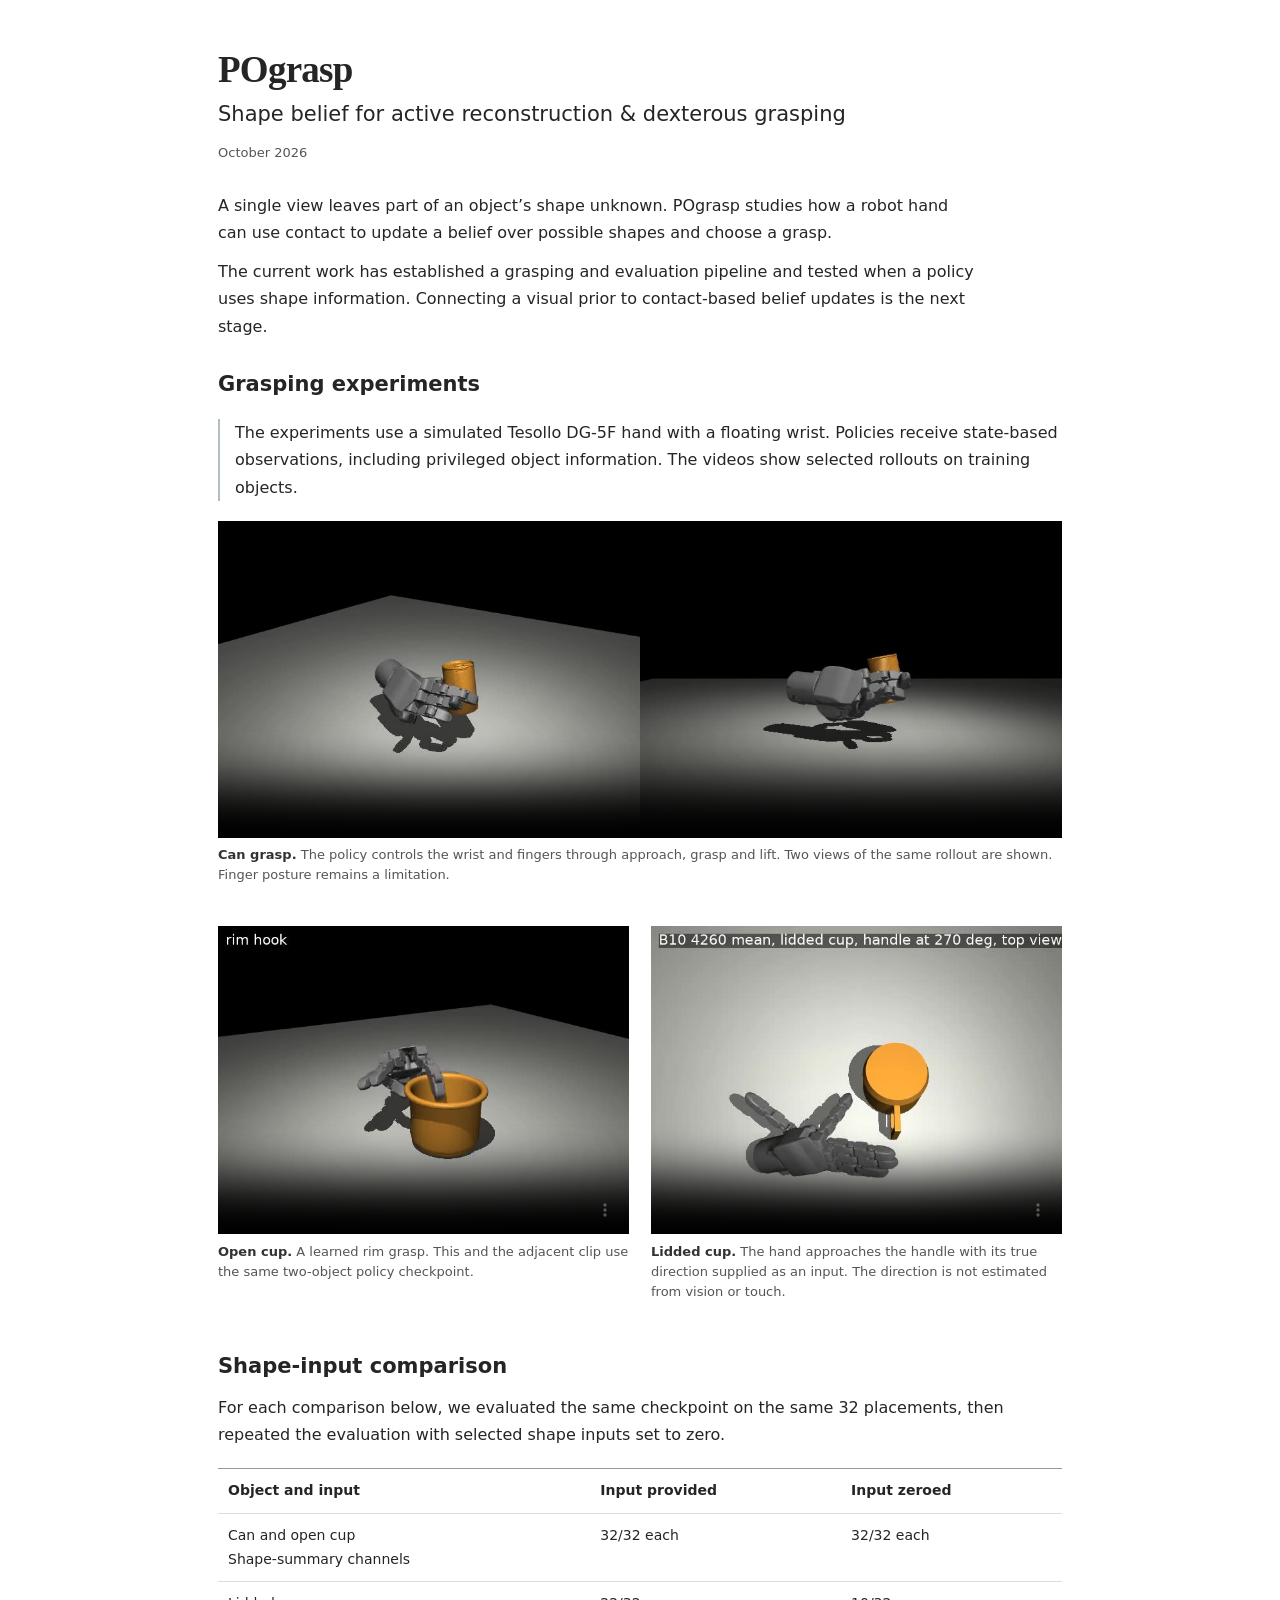
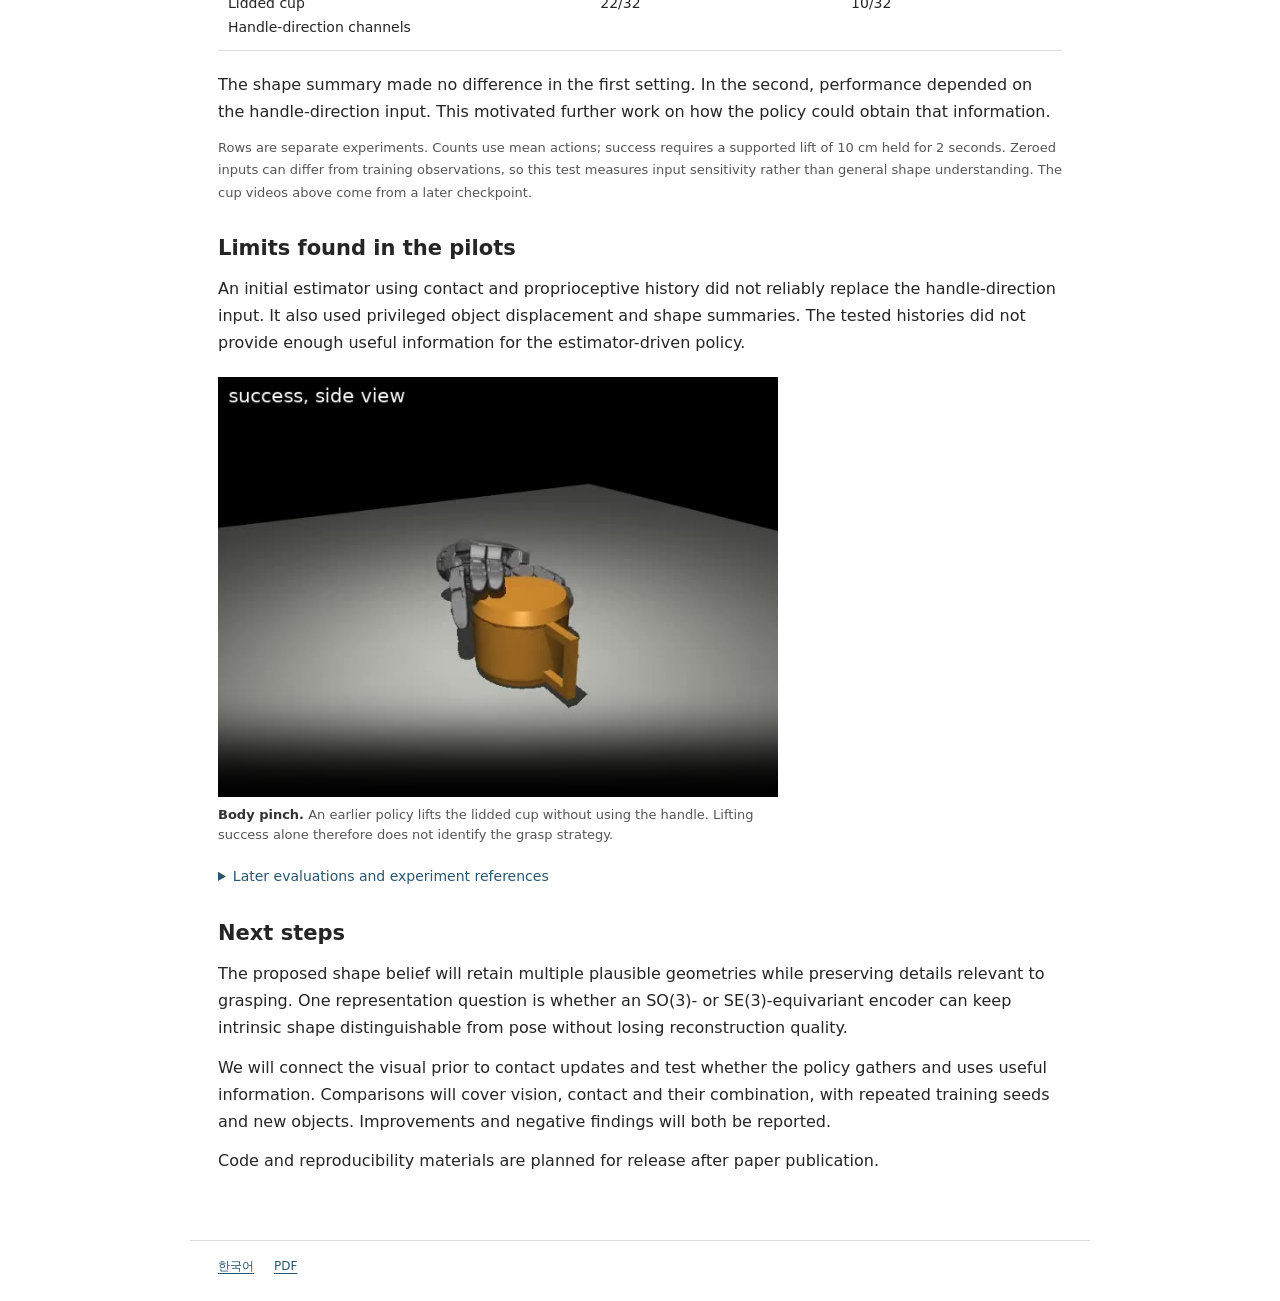
<file: index.html>
<!doctype html><html lang="en"><head><meta charset="utf-8"><meta name="viewport" content="width=device-width,initial-scale=1"><title>POgrasp: Shape belief for active reconstruction &amp; dexterous grasping</title><meta name="description" content="POgrasp research overview and preliminary simulation results."><link rel="stylesheet" href="style.css"></head><body><main><h1>POgrasp</h1><p class="subtitle">Shape belief for active reconstruction &amp; dexterous grasping</p><p class="meta">October 2026</p><div class="intro"><p>A single view leaves part of an object’s shape unknown. POgrasp studies how a robot hand can use contact to update a belief over possible shapes and choose a grasp.</p><p>The current work has established a grasping and evaluation pipeline and tested when a policy uses shape information. Connecting a visual prior to contact-based belief updates is the next stage.</p></div><h2>Grasping experiments</h2><p class="scope">The experiments use a simulated Tesollo DG-5F hand with a floating wrist. Policies receive state-based observations, including privileged object information. The videos show selected rollouts on training objects.</p><figure><video class=wide controls muted playsinline preload="metadata" poster="assets/can.jpg" aria-label="Can grasp"><source src="assets/can.mp4" type="video/mp4"></video><figcaption><strong>Can grasp.</strong> The policy controls the wrist and fingers through approach, grasp and lift. Two views of the same rollout are shown. Finger posture remains a limitation.</figcaption></figure><div class="grid"><figure><video  controls muted playsinline preload="metadata" poster="assets/open_cup.jpg" aria-label="Open cup"><source src="assets/open_cup.mp4" type="video/mp4"></video><figcaption><strong>Open cup.</strong> A learned rim grasp. This and the adjacent clip use the same two-object policy checkpoint.</figcaption></figure><figure><video  controls muted playsinline preload="metadata" poster="assets/handle_cup.jpg" aria-label="Lidded cup"><source src="assets/handle_cup.mp4" type="video/mp4"></video><figcaption><strong>Lidded cup.</strong> The hand approaches the handle with its true direction supplied as an input. The direction is not estimated from vision or touch.</figcaption></figure></div><h2>Shape-input comparison</h2><p>For each comparison below, we evaluated the same checkpoint on the same 32 placements, then repeated the evaluation with selected shape inputs set to zero.</p><div class="table-wrap"><table><tr><th>Object and input</th><th>Input provided</th><th>Input zeroed</th></tr><tr><td>Can and open cup<br>Shape-summary channels</td><td class="number">32/32 each</td><td class="number">32/32 each</td></tr><tr><td>Lidded cup<br>Handle-direction channels</td><td class="number">22/32</td><td class="number">10/32</td></tr></table></div><p>The shape summary made no difference in the first setting. In the second, performance depended on the handle-direction input. This motivated further work on how the policy could obtain that information.</p><p class="note">Rows are separate experiments. Counts use mean actions; success requires a supported lift of 10 cm held for 2 seconds. Zeroed inputs can differ from training observations, so this test measures input sensitivity rather than general shape understanding. The cup videos above come from a later checkpoint.</p><h2>Limits found in the pilots</h2><p>An initial estimator using contact and proprioceptive history did not reliably replace the handle-direction input. It also used privileged object displacement and shape summaries. The tested histories did not provide enough useful information for the estimator-driven policy.</p><div class="compact"><figure><video  controls muted playsinline preload="metadata" poster="assets/body_pinch.jpg" aria-label="Body pinch"><source src="assets/body_pinch.mp4" type="video/mp4"></video><figcaption><strong>Body pinch.</strong> An earlier policy lifts the lidded cup without using the handle. Lifting success alone therefore does not identify the grasp strategy.</figcaption></figure></div><details><summary>Later evaluations and experiment references</summary><p>A later two-object policy’s final checkpoint achieved 30/32 on the open cup and 25/32 on the lidded cup. Zeroing handle direction reduced the latter to 9/32.</p><p>The history-estimator experiments produced 2–7/32 lidded-cup successes across recorded reviews. At the last reviewed checkpoint, estimator input gave 5/32 and true-direction input gave 11/32. The policy had also changed during adaptation, so these counts cannot be directly compared with the earlier 25/32.</p><p>The results cover small trained object sets. Evaluation on unseen shapes and comparisons with published methods remain to be done. <a href="evidence.json">Experiment records and video hashes</a>.</p></details><h2>Next steps</h2><p>The proposed shape belief will retain multiple plausible geometries while preserving details relevant to grasping. One representation question is whether an SO(3)- or SE(3)-equivariant encoder can keep intrinsic shape distinguishable from pose without losing reconstruction quality.</p><p>We will connect the visual prior to contact updates and test whether the policy gathers and uses useful information. Comparisons will cover vision, contact and their combination, with repeated training seeds and new objects. Improvements and negative findings will both be reported.</p><p>Code and reproducibility materials are planned for release after paper publication.</p></main><footer><a href="ko.html" lang="ko">한국어</a><a href="research_brief.pdf">PDF</a></footer></body></html>
</file>
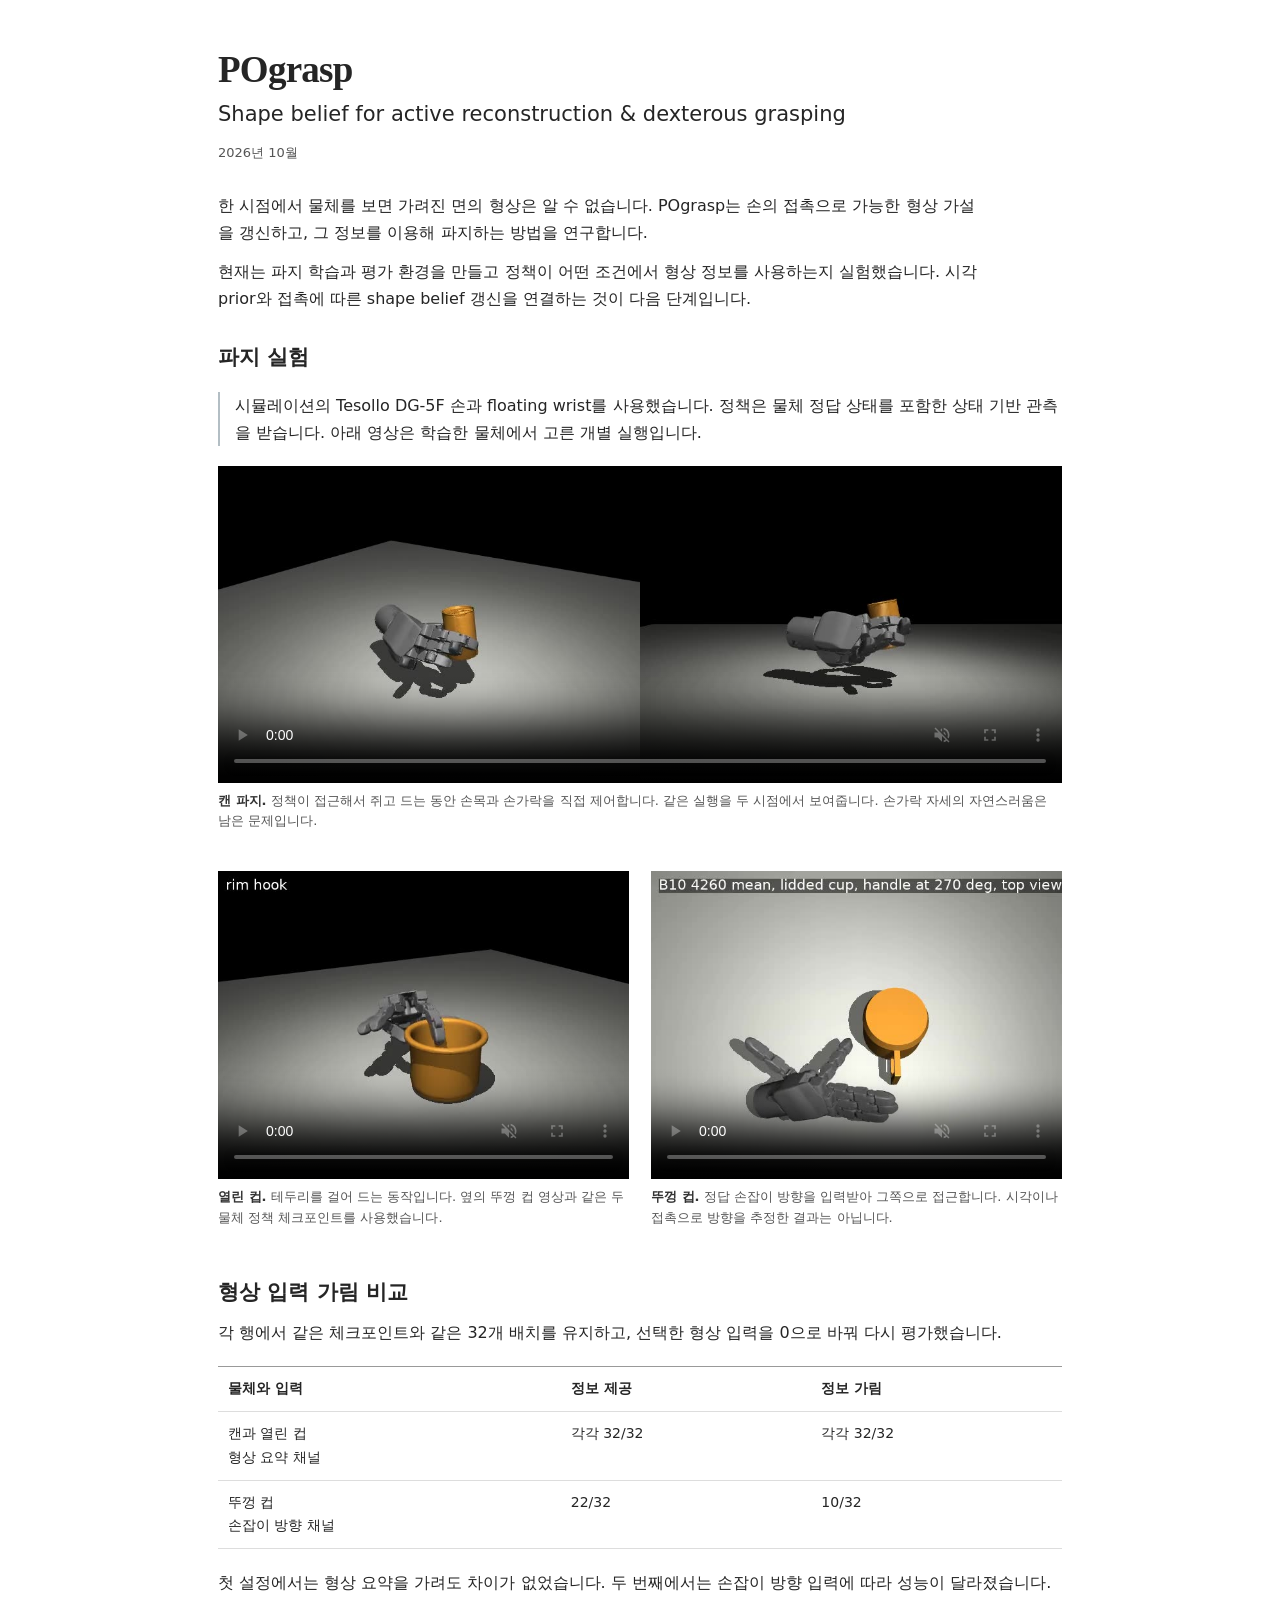
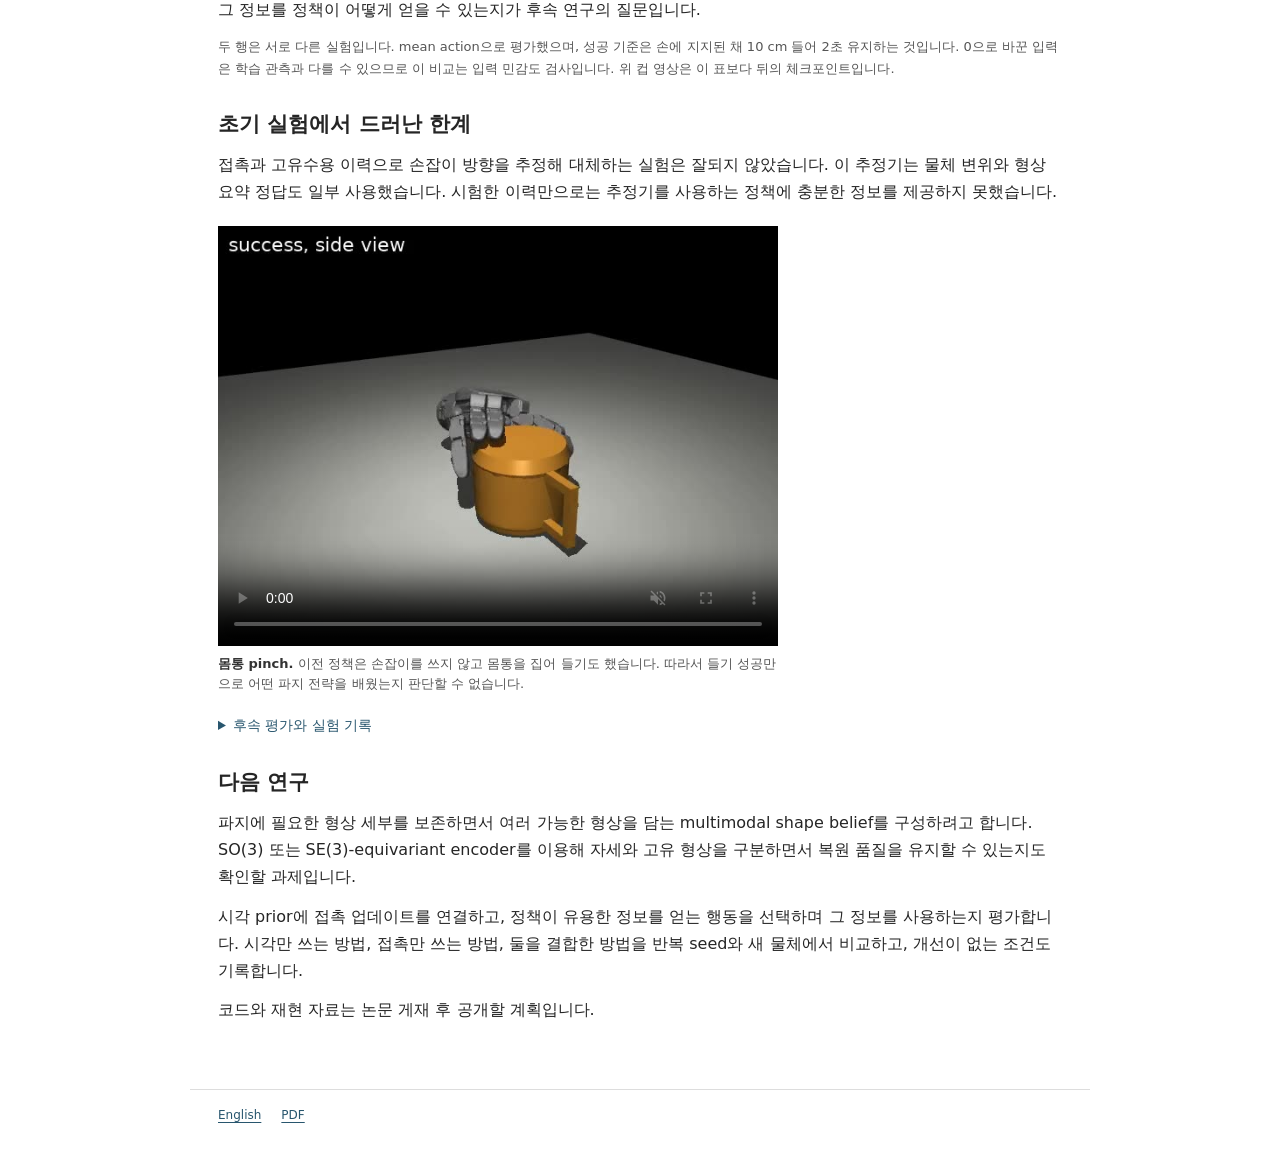
<file: ko.html>
<!doctype html><html lang="ko"><head><meta charset="utf-8"><meta name="viewport" content="width=device-width,initial-scale=1"><title>POgrasp: Shape belief for active reconstruction &amp; dexterous grasping</title><meta name="description" content="POgrasp research overview and preliminary simulation results."><link rel="stylesheet" href="style.css"></head><body><main><h1>POgrasp</h1><p class="subtitle">Shape belief for active reconstruction &amp; dexterous grasping</p><p class="meta">2026년 10월</p><div class="intro"><p>한 시점에서 물체를 보면 가려진 면의 형상은 알 수 없습니다. POgrasp는 손의 접촉으로 가능한 형상 가설을 갱신하고, 그 정보를 이용해 파지하는 방법을 연구합니다.</p><p>현재는 파지 학습과 평가 환경을 만들고 정책이 어떤 조건에서 형상 정보를 사용하는지 실험했습니다. 시각 prior와 접촉에 따른 shape belief 갱신을 연결하는 것이 다음 단계입니다.</p></div><h2>파지 실험</h2><p class="scope">시뮬레이션의 Tesollo DG-5F 손과 floating wrist를 사용했습니다. 정책은 물체 정답 상태를 포함한 상태 기반 관측을 받습니다. 아래 영상은 학습한 물체에서 고른 개별 실행입니다.</p><figure><video class=wide controls muted playsinline preload="metadata" poster="assets/can.jpg" aria-label="캔 파지"><source src="assets/can.mp4" type="video/mp4"></video><figcaption><strong>캔 파지.</strong> 정책이 접근해서 쥐고 드는 동안 손목과 손가락을 직접 제어합니다. 같은 실행을 두 시점에서 보여줍니다. 손가락 자세의 자연스러움은 남은 문제입니다.</figcaption></figure><div class="grid"><figure><video  controls muted playsinline preload="metadata" poster="assets/open_cup.jpg" aria-label="열린 컵"><source src="assets/open_cup.mp4" type="video/mp4"></video><figcaption><strong>열린 컵.</strong> 테두리를 걸어 드는 동작입니다. 옆의 뚜껑 컵 영상과 같은 두 물체 정책 체크포인트를 사용했습니다.</figcaption></figure><figure><video  controls muted playsinline preload="metadata" poster="assets/handle_cup.jpg" aria-label="뚜껑 컵"><source src="assets/handle_cup.mp4" type="video/mp4"></video><figcaption><strong>뚜껑 컵.</strong> 정답 손잡이 방향을 입력받아 그쪽으로 접근합니다. 시각이나 접촉으로 방향을 추정한 결과는 아닙니다.</figcaption></figure></div><h2>형상 입력 가림 비교</h2><p>각 행에서 같은 체크포인트와 같은 32개 배치를 유지하고, 선택한 형상 입력을 0으로 바꿔 다시 평가했습니다.</p><div class="table-wrap"><table><tr><th>물체와 입력</th><th>정보 제공</th><th>정보 가림</th></tr><tr><td>캔과 열린 컵<br>형상 요약 채널</td><td>각각 32/32</td><td>각각 32/32</td></tr><tr><td>뚜껑 컵<br>손잡이 방향 채널</td><td>22/32</td><td>10/32</td></tr></table></div><p>첫 설정에서는 형상 요약을 가려도 차이가 없었습니다. 두 번째에서는 손잡이 방향 입력에 따라 성능이 달라졌습니다. 그 정보를 정책이 어떻게 얻을 수 있는지가 후속 연구의 질문입니다.</p><p class="note">두 행은 서로 다른 실험입니다. mean action으로 평가했으며, 성공 기준은 손에 지지된 채 10 cm 들어 2초 유지하는 것입니다. 0으로 바꾼 입력은 학습 관측과 다를 수 있으므로 이 비교는 입력 민감도 검사입니다. 위 컵 영상은 이 표보다 뒤의 체크포인트입니다.</p><h2>초기 실험에서 드러난 한계</h2><p>접촉과 고유수용 이력으로 손잡이 방향을 추정해 대체하는 실험은 잘되지 않았습니다. 이 추정기는 물체 변위와 형상 요약 정답도 일부 사용했습니다. 시험한 이력만으로는 추정기를 사용하는 정책에 충분한 정보를 제공하지 못했습니다.</p><div class="compact"><figure><video  controls muted playsinline preload="metadata" poster="assets/body_pinch.jpg" aria-label="몸통 pinch"><source src="assets/body_pinch.mp4" type="video/mp4"></video><figcaption><strong>몸통 pinch.</strong> 이전 정책은 손잡이를 쓰지 않고 몸통을 집어 들기도 했습니다. 따라서 들기 성공만으로 어떤 파지 전략을 배웠는지 판단할 수 없습니다.</figcaption></figure></div><details><summary>후속 평가와 실험 기록</summary><p>후속 두 물체 정책의 최종 체크포인트는 열린 컵 30/32, 뚜껑 컵 25/32였고, 손잡이 방향을 가리면 뚜껑 컵은 9/32였습니다.</p><p>이력 추정기 실험의 뚜껑 컵 성공은 기록된 평가에서 2–7/32였습니다. 마지막 평가에서는 추정기 입력 5/32, 정답 방향 입력 11/32였습니다. 적응 중 정책도 변했으므로 앞선 25/32와 직접 비교할 수 없습니다.</p><p>작은 학습 물체 집합에 대한 실험입니다. 새로운 형상과 기존 논문 방법을 대상으로 한 비교는 아직 남아 있습니다. <a href="evidence.json">실험 참조와 영상 해시</a>.</p></details><h2>다음 연구</h2><p>파지에 필요한 형상 세부를 보존하면서 여러 가능한 형상을 담는 multimodal shape belief를 구성하려고 합니다. SO(3) 또는 SE(3)-equivariant encoder를 이용해 자세와 고유 형상을 구분하면서 복원 품질을 유지할 수 있는지도 확인할 과제입니다.</p><p>시각 prior에 접촉 업데이트를 연결하고, 정책이 유용한 정보를 얻는 행동을 선택하며 그 정보를 사용하는지 평가합니다. 시각만 쓰는 방법, 접촉만 쓰는 방법, 둘을 결합한 방법을 반복 seed와 새 물체에서 비교하고, 개선이 없는 조건도 기록합니다.</p><p>코드와 재현 자료는 논문 게재 후 공개할 계획입니다.</p></main><footer><a href="index.html">English</a><a href="research_brief.pdf">PDF</a></footer></body></html>
</file>
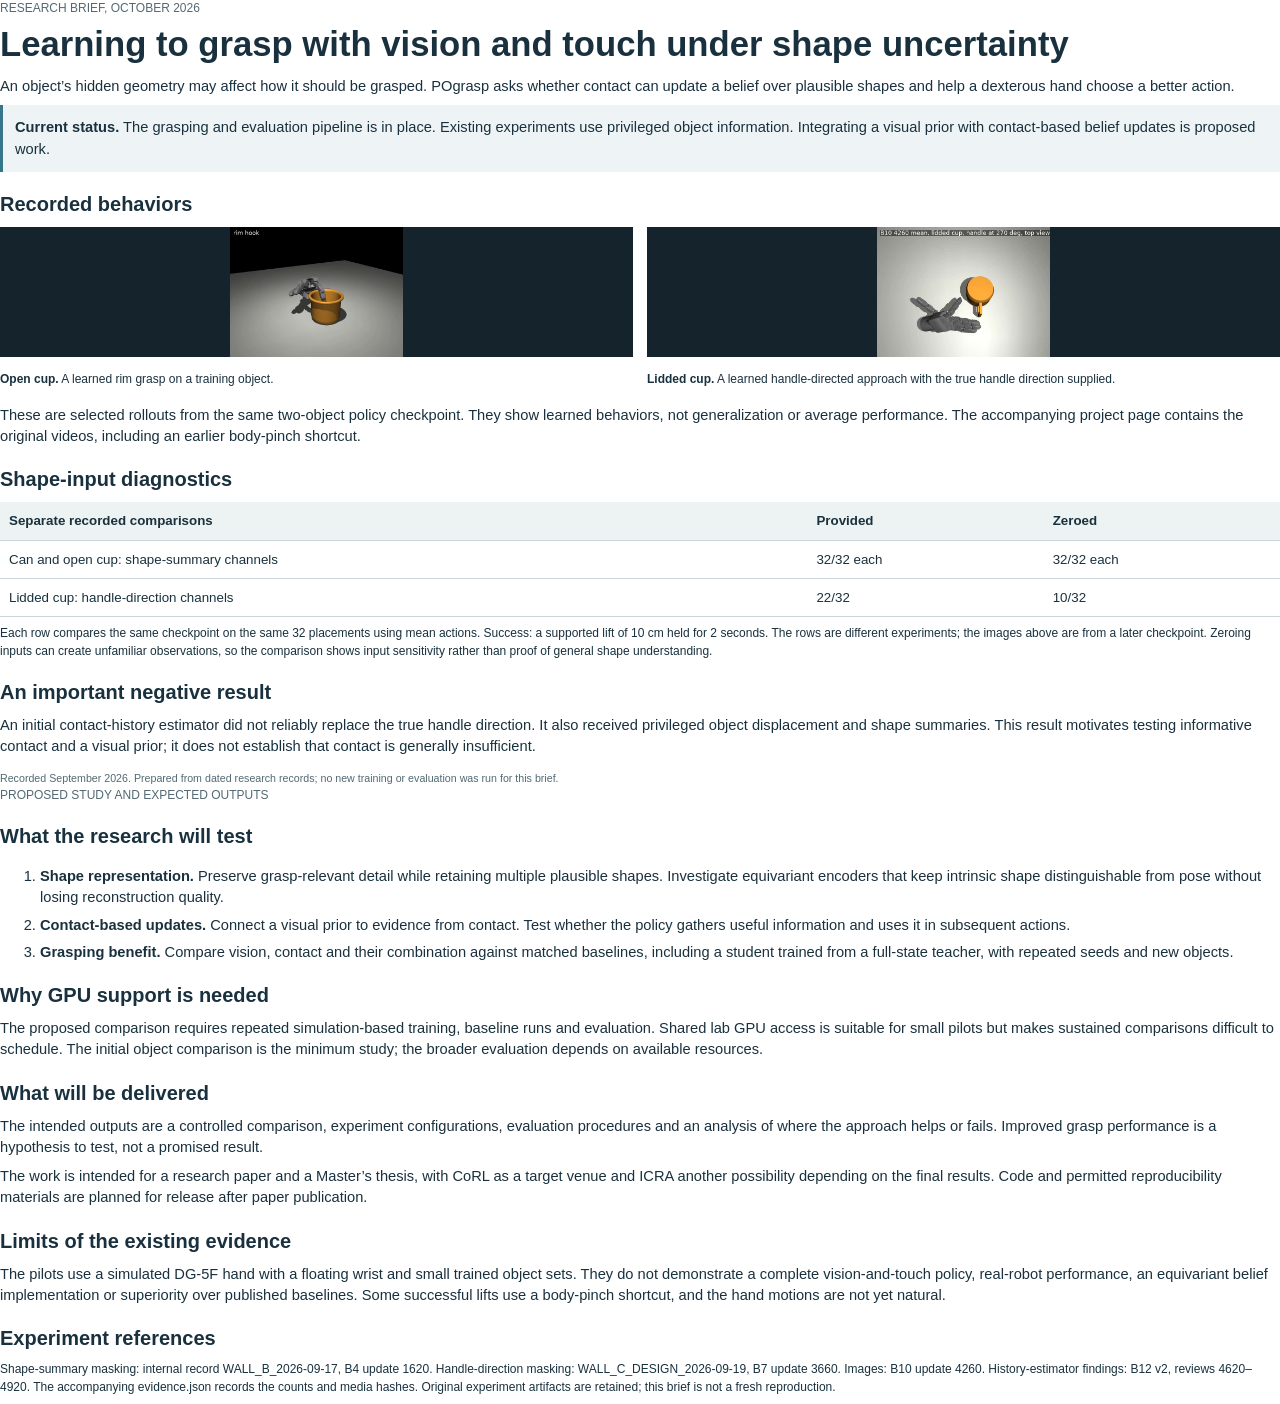
<file: research_brief.html>
<!doctype html><html lang="en"><head><meta charset="utf-8"><title>POgrasp research brief</title><style>@page{size:A4;margin:16mm}body{font:11pt/1.45 Arial,sans-serif;color:#19313e;margin:0}h1{font-size:26pt;line-height:1.12;margin:8px 0 12px}h2{font-size:15pt;margin:18px 0 8px}p{margin:8px 0}.meta{font-size:9pt;color:#536973}.note{background:#eef4f5;padding:12px;border-left:3px solid #36768a}.grid{display:flex;gap:14px}.grid>div{flex:1}img{width:100%;height:130px;object-fit:contain;background:#14232c}.caption{font-size:9pt}table{width:100%;border-collapse:collapse;font-size:10pt}th,td{text-align:left;padding:9px;border-bottom:1px solid #cad5d8}th{background:#edf2f2}.page2{break-before:page}li{margin:6px 0}footer{font-size:8pt;color:#536973;margin-top:14px}</style></head><body><div class="meta">RESEARCH BRIEF, OCTOBER 2026</div><h1>Learning to grasp with vision and touch under shape uncertainty</h1><p>An object’s hidden geometry may affect how it should be grasped. POgrasp asks whether contact can update a belief over plausible shapes and help a dexterous hand choose a better action.</p><div class="note"><strong>Current status.</strong> The grasping and evaluation pipeline is in place. Existing experiments use privileged object information. Integrating a visual prior with contact-based belief updates is proposed work.</div><h2>Recorded behaviors</h2><div class="grid"><div><img src="assets/open_cup.jpg"><p class="caption"><strong>Open cup.</strong> A learned rim grasp on a training object.</p></div><div><img src="assets/handle_cup.jpg"><p class="caption"><strong>Lidded cup.</strong> A learned handle-directed approach with the true handle direction supplied.</p></div></div><p>These are selected rollouts from the same two-object policy checkpoint. They show learned behaviors, not generalization or average performance. The accompanying project page contains the original videos, including an earlier body-pinch shortcut.</p><h2>Shape-input diagnostics</h2><table><tr><th>Separate recorded comparisons</th><th>Provided</th><th>Zeroed</th></tr><tr><td>Can and open cup: shape-summary channels</td><td>32/32 each</td><td>32/32 each</td></tr><tr><td>Lidded cup: handle-direction channels</td><td>22/32</td><td>10/32</td></tr></table><p class="caption">Each row compares the same checkpoint on the same 32 placements using mean actions. Success: a supported lift of 10 cm held for 2 seconds. The rows are different experiments; the images above are from a later checkpoint. Zeroing inputs can create unfamiliar observations, so the comparison shows input sensitivity rather than proof of general shape understanding.</p><h2>An important negative result</h2><p>An initial contact-history estimator did not reliably replace the true handle direction. It also received privileged object displacement and shape summaries. This result motivates testing informative contact and a visual prior; it does not establish that contact is generally insufficient.</p><footer>Recorded September 2026. Prepared from dated research records; no new training or evaluation was run for this brief.</footer><section class="page2"><div class="meta">PROPOSED STUDY AND EXPECTED OUTPUTS</div><h2>What the research will test</h2><ol><li><strong>Shape representation.</strong> Preserve grasp-relevant detail while retaining multiple plausible shapes. Investigate equivariant encoders that keep intrinsic shape distinguishable from pose without losing reconstruction quality.</li><li><strong>Contact-based updates.</strong> Connect a visual prior to evidence from contact. Test whether the policy gathers useful information and uses it in subsequent actions.</li><li><strong>Grasping benefit.</strong> Compare vision, contact and their combination against matched baselines, including a student trained from a full-state teacher, with repeated seeds and new objects.</li></ol><h2>Why GPU support is needed</h2><p>The proposed comparison requires repeated simulation-based training, baseline runs and evaluation. Shared lab GPU access is suitable for small pilots but makes sustained comparisons difficult to schedule. The initial object comparison is the minimum study; the broader evaluation depends on available resources.</p><h2>What will be delivered</h2><p>The intended outputs are a controlled comparison, experiment configurations, evaluation procedures and an analysis of where the approach helps or fails. Improved grasp performance is a hypothesis to test, not a promised result.</p><p>The work is intended for a research paper and a Master’s thesis, with CoRL as a target venue and ICRA another possibility depending on the final results. Code and permitted reproducibility materials are planned for release after paper publication.</p><h2>Limits of the existing evidence</h2><p>The pilots use a simulated DG-5F hand with a floating wrist and small trained object sets. They do not demonstrate a complete vision-and-touch policy, real-robot performance, an equivariant belief implementation or superiority over published baselines. Some successful lifts use a body-pinch shortcut, and the hand motions are not yet natural.</p><h2>Experiment references</h2><p class="caption">Shape-summary masking: internal record WALL_B_2026-09-17, B4 update 1620. Handle-direction masking: WALL_C_DESIGN_2026-09-19, B7 update 3660. Images: B10 update 4260. History-estimator findings: B12 v2, reviews 4620–4920. The accompanying evidence.json records the counts and media hashes. Original experiment artifacts are retained; this brief is not a fresh reproduction.</p></section></body></html>
</file>
<file: style.css>
*{box-sizing:border-box}body{margin:0;background:#fff;color:#252525;font:16px/1.7 system-ui,-apple-system,"Noto Sans KR",sans-serif}header,main,footer{max-width:900px;margin:auto;padding:24px 28px}header{display:flex;justify-content:space-between;align-items:center;border-bottom:1px solid #ddd;font-size:14px}nav{display:flex;gap:20px}a{color:#28566e;text-underline-offset:3px}main{padding-top:28px}h1{font:600 37px/1.2 Georgia,"Noto Serif KR",serif;letter-spacing:-.02em;margin:0 0 8px}h2{font-size:21px;font-weight:600;line-height:1.4;margin:30px 0 12px}h3{font-size:17px;margin:22px 0 8px}p{margin:12px 0}.subtitle{font-size:21px;line-height:1.4;margin:0 0 10px}.meta,.note,figcaption{font-size:13px;color:#555}.meta{margin-bottom:28px}.intro{max-width:760px}.scope{border-left:2px solid #b3bec4;padding-left:15px;margin:20px 0}.grid{display:grid;grid-template-columns:1fr 1fr;gap:22px}figure{margin:20px 0}video{display:block;width:100%;background:#111;aspect-ratio:4/3;object-fit:contain}video.wide{aspect-ratio:8/3}figcaption{margin-top:8px;line-height:1.55}figcaption strong{color:#333;font-weight:600}.table-wrap{overflow-x:auto;margin:20px 0}table{width:100%;border-collapse:collapse;font-size:14px}th,td{padding:10px;border-bottom:1px solid #ddd;text-align:left;vertical-align:top}th{font-weight:600;border-top:1px solid #999}.number{white-space:nowrap}details{margin:20px 0}summary{font-size:14px;color:#28566e;cursor:pointer}details p{font-size:14px}footer{border-top:1px solid #ddd;font-size:12px;color:#666;margin-top:30px;padding-top:15px}.compact{max-width:560px}@media(max-width:620px){header,main,footer{padding:18px}header{align-items:flex-start;gap:15px}nav{gap:12px;flex-wrap:wrap}h1{font-size:31px}.subtitle{font-size:19px}.grid{grid-template-columns:1fr;gap:0}th,td{padding:8px}body{font-size:15px}}@media print{header,footer{display:none}main{padding:0}video{max-height:220px}details{display:none}}
main{padding-top:48px}footer{display:flex;gap:20px}@media(max-width:620px){main{padding-top:30px}}
</file>
